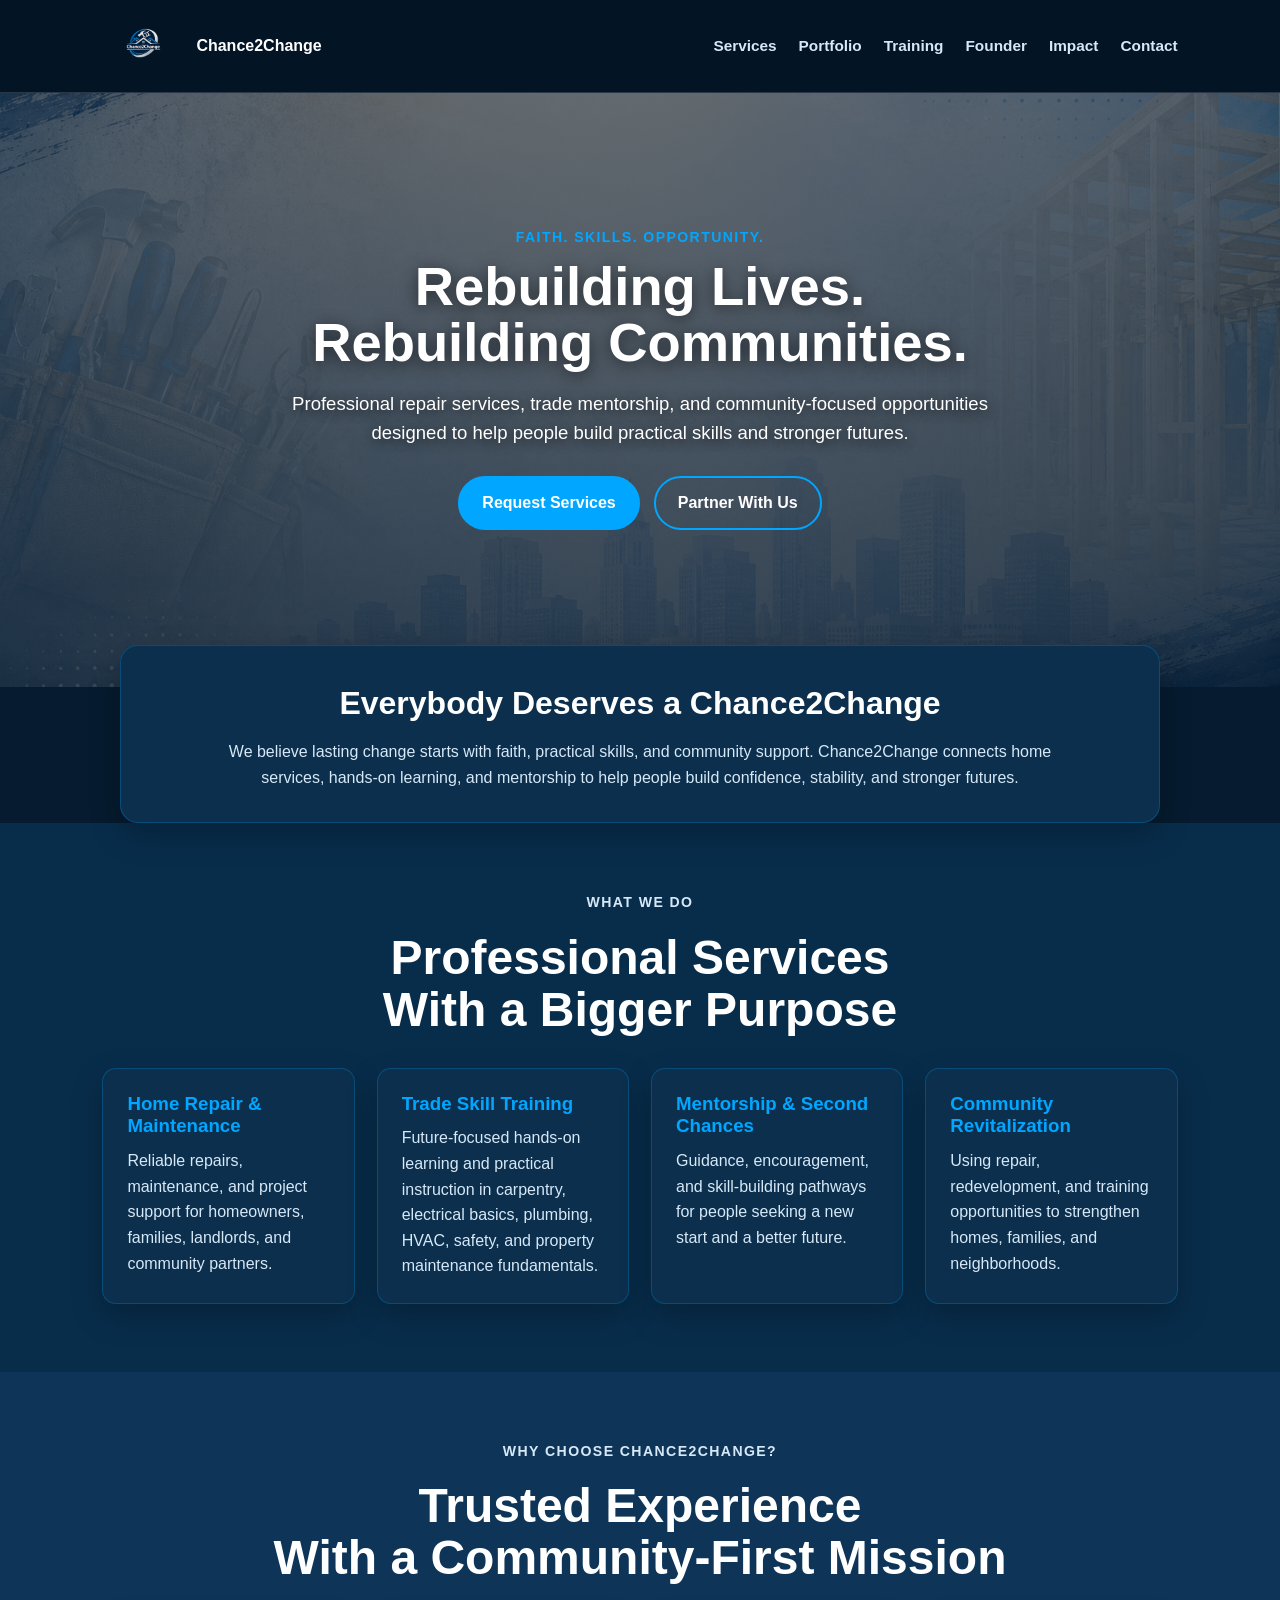
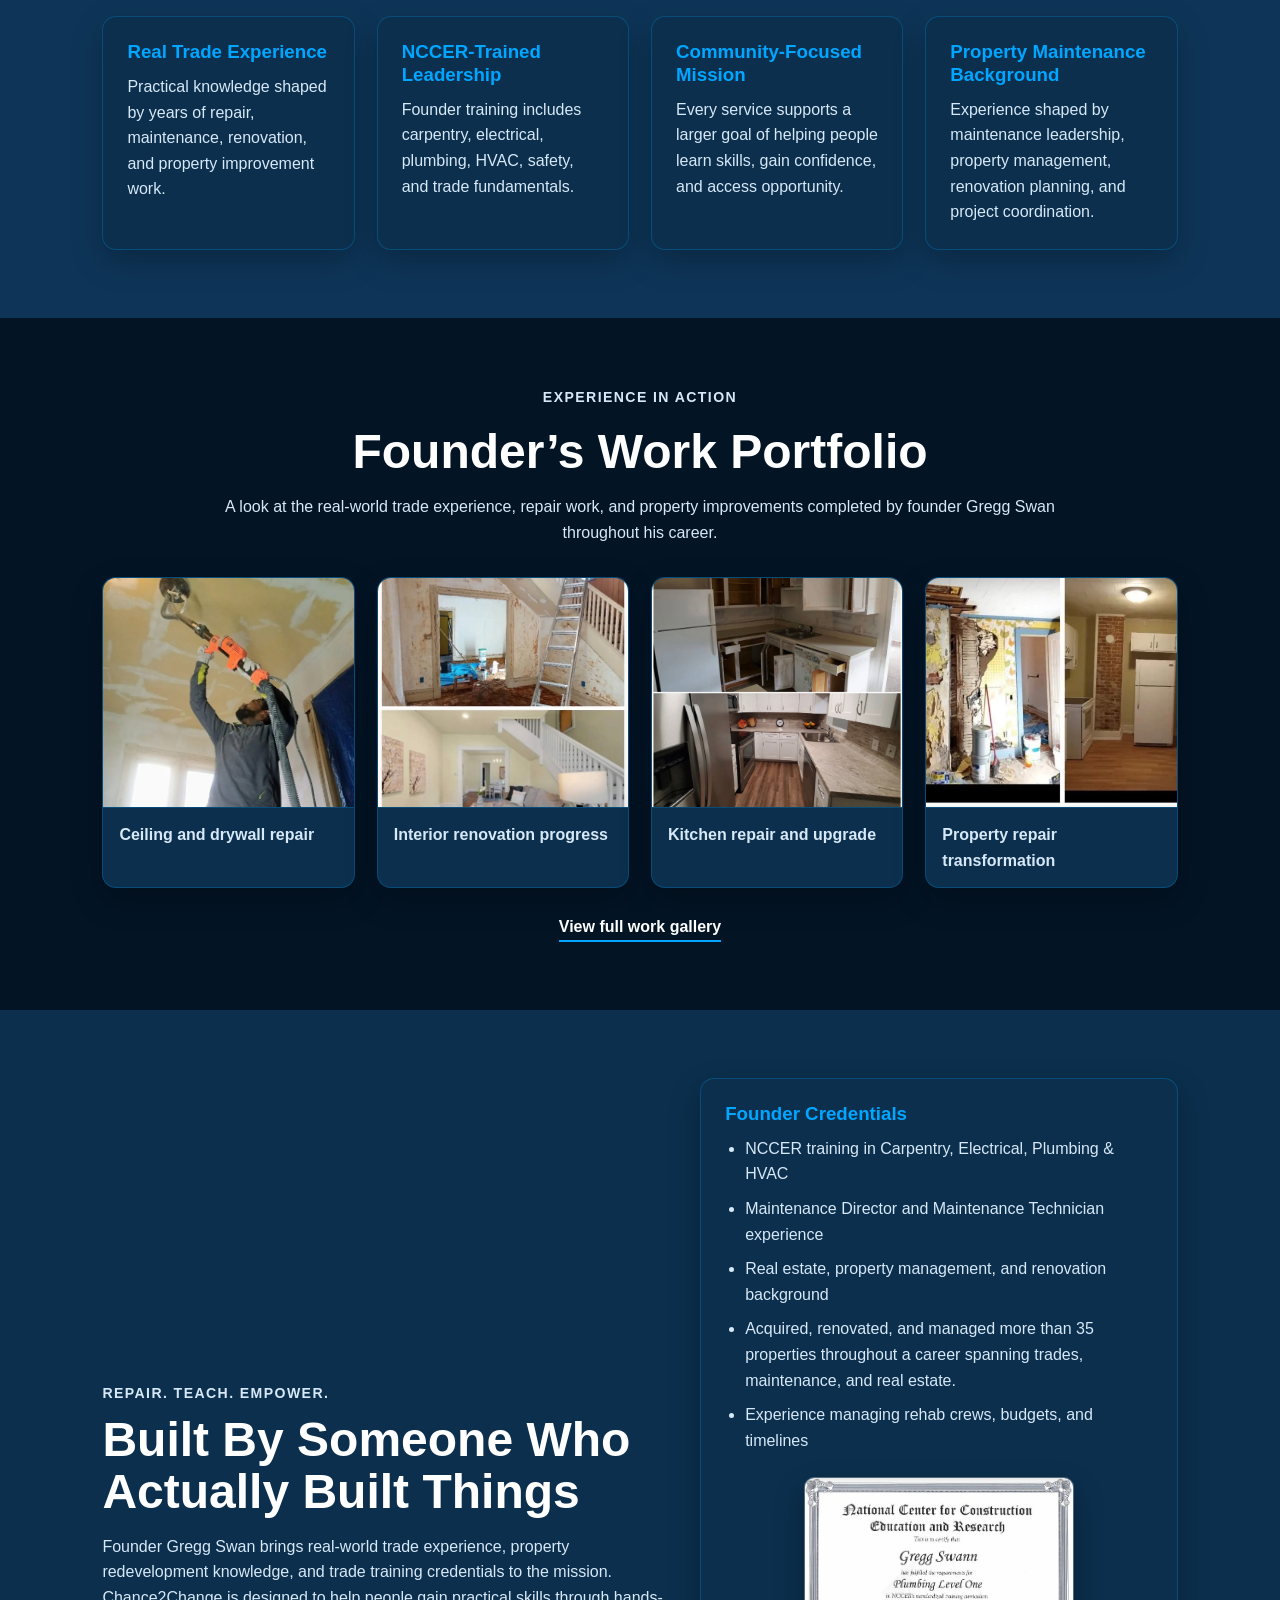
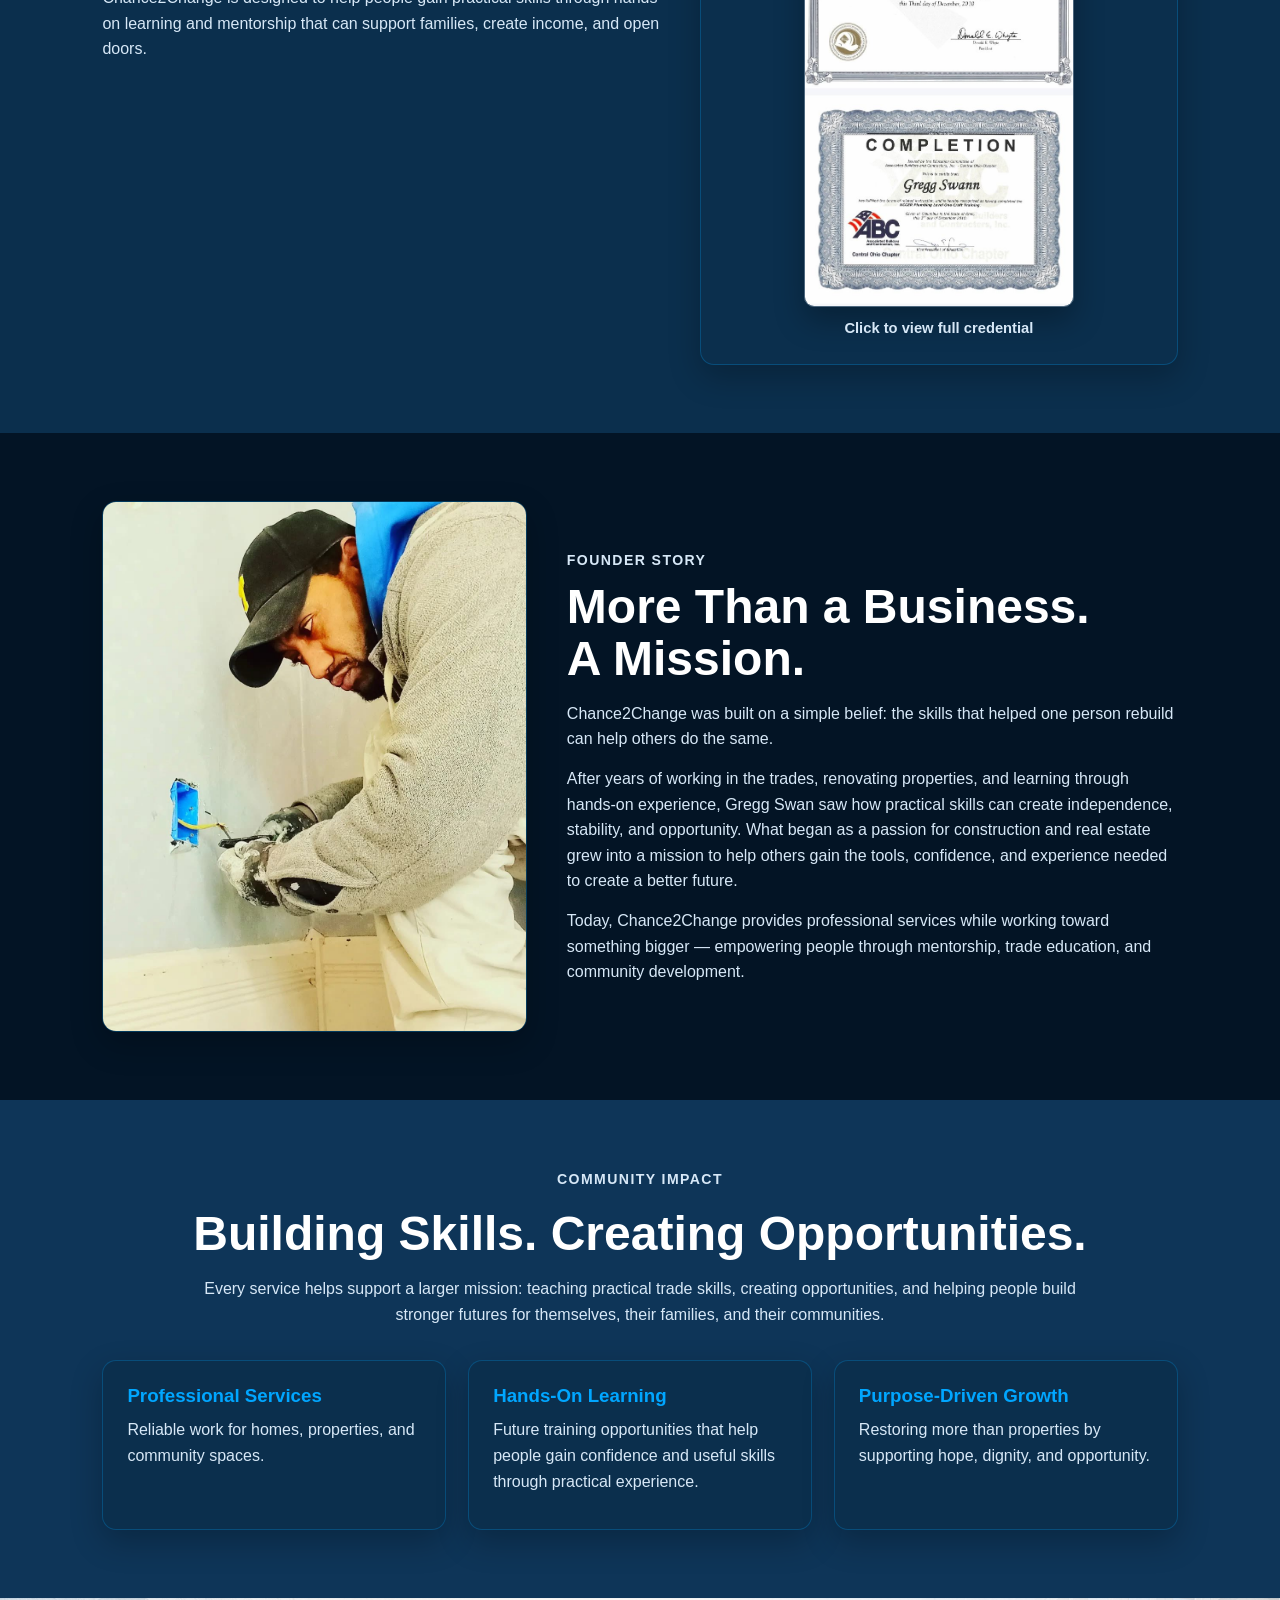
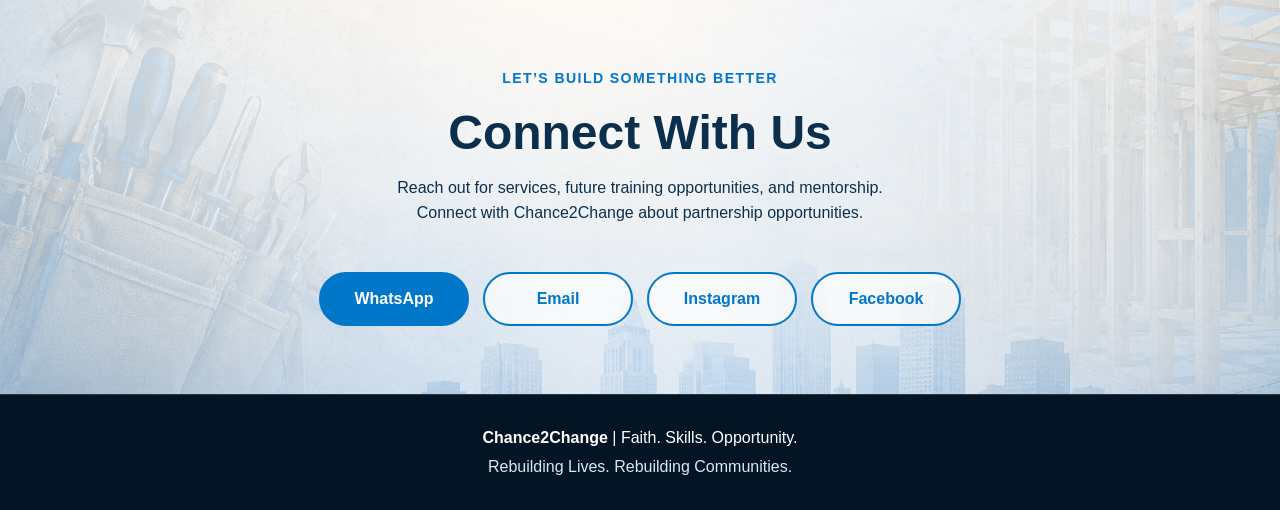
<file: index.html>
<!DOCTYPE html>
<html lang="en">
<head>
  <meta charset="UTF-8" />
  <meta name="viewport" content="width=device-width, initial-scale=1.0" />
  <title>Chance2Change | Rebuilding Lives. Rebuilding Communities.</title>
  <meta name="description" content="Chance2Change provides professional home services while empowering people through trade skills, mentorship, and community development." />
  <link rel="icon" href="images/logo-new.png" />
  <link rel="stylesheet" href="style.css" />
</head>

<body>
  <header class="site-header">
    <a class="brand" href="#home" aria-label="Chance2Change home">
      <img src="images/logo-new.png" alt="Chance2Change logo" />
      <span>Chance2Change</span>
    </a>

    <nav aria-label="Main navigation">
      <a href="#services">Services</a>
      <a href="#work">Portfolio</a>
      <a href="#training">Training</a>
      <a href="#story">Founder</a>
      <a href="#impact">Impact</a>
      <a href="#contact">Contact</a>
    </nav>
  </header>

  <main>
    <section id="home" class="hero">
      <div class="hero-content">
        <p class="eyebrow">Faith. Skills. Opportunity.</p>
        <h1><span>Rebuilding Lives.</span><span>Rebuilding Communities.</span></h1>
        <p class="hero-text">
          Professional repair services, trade mentorship, and community-focused opportunities designed to help people build practical skills and stronger futures.
        </p>

        <div class="hero-buttons">
          <a class="btn primary" href="https://wa.me/16142662582" target="_blank" rel="noopener">Request Services</a>
          <a class="btn secondary" href="mailto:chance2changec2c@gmail.com?subject=Chance2Change%20Inquiry">Partner With Us</a>
        </div>
      </div>
    </section>

    <section class="mission-card" aria-labelledby="mission-heading">
      <h2 id="mission-heading">Everybody Deserves a Chance2Change</h2>
      <p>
        We believe lasting change starts with faith, practical skills, and community support. Chance2Change connects home services, hands-on learning, and mentorship to help people build confidence, stability, and stronger futures.
      </p>
    </section>

    <section id="services" class="section">
      <div class="section-heading">
        <p class="eyebrow">What we do</p>
        <h2 class="balanced-heading"><span>Professional Services</span><span>With a Bigger Purpose</span></h2>
      </div>

      <div class="cards compact-cards">
        <article>
          <h3>Home Repair & Maintenance</h3>
          <p>Reliable repairs, maintenance, and project support for homeowners, families, landlords, and community partners.</p>
        </article>

        <article>
          <h3>Trade Skill Training</h3>
          <p>Future-focused hands-on learning and practical instruction in carpentry, electrical basics, plumbing, HVAC, safety, and property maintenance fundamentals.</p>
        </article>

        <article>
          <h3>Mentorship & Second Chances</h3>
          <p>Guidance, encouragement, and skill-building pathways for people seeking a new start and a better future.</p>
        </article>

        <article>
          <h3>Community Revitalization</h3>
          <p>Using repair, redevelopment, and training opportunities to strengthen homes, families, and neighborhoods.</p>
        </article>
      </div>
    </section>

    <section class="section trust-section">
      <div class="section-heading">
        <p class="eyebrow">Why Choose Chance2Change?</p>
        <h2 class="balanced-heading trust-heading"><span>Trusted Experience</span><span>With a Community-First Mission</span></h2>
      </div>

      <div class="cards trust-cards">
        <article>
          <h3>Real Trade Experience</h3>
          <p>Practical knowledge shaped by years of repair, maintenance, renovation, and property improvement work.</p>
        </article>

        <article>
          <h3>NCCER-Trained Leadership</h3>
          <p>Founder training includes carpentry, electrical, plumbing, HVAC, safety, and trade fundamentals.</p>
        </article>

        <article>
          <h3>Community-Focused Mission</h3>
          <p>Every service supports a larger goal of helping people learn skills, gain confidence, and access opportunity.</p>
        </article>

        <article>
          <h3>Property Maintenance Background</h3>
          <p>Experience shaped by maintenance leadership, property management, renovation planning, and project coordination.</p>
        </article>
      </div>
    </section>

    <section id="work" class="section dark-section">
      <div class="section-heading">
        <p class="eyebrow">Experience in Action</p>
        <h2>Founder’s Work Portfolio</h2>
        <p>
          A look at the real-world trade experience, repair work, and property improvements completed by founder Gregg Swan throughout his career.
        </p>
      </div>

      <div class="featured-gallery" aria-label="Featured work portfolio">
        <figure>
          <img src="images/IMG_7921.JPG" alt="Gregg Swan completing ceiling repair work" />
          <figcaption>Ceiling and drywall repair</figcaption>
        </figure>
        <figure>
          <img src="images/IMG_7933.jpg" alt="Interior renovation before and after view" />
          <figcaption>Interior renovation progress</figcaption>
        </figure>
        <figure>
          <img src="images/IMG_7934.jpg" alt="Kitchen improvement before and after view" />
          <figcaption>Kitchen repair and upgrade</figcaption>
        </figure>
        <figure>
          <img src="images/IMG_7937.jpg" alt="Property repair before and after view" />
          <figcaption>Property repair transformation</figcaption>
        </figure>
      </div>

      <a class="text-link" href="gallery.html">View full work gallery</a>
    </section>

    <section id="training" class="split-section">
      <div class="split-copy">
        <p class="eyebrow">Repair. Teach. Empower.</p>
        <h2 class="split-heading"><span>Built By Someone Who</span><span>Actually Built Things</span></h2>
        <p>
          Founder Gregg Swan brings real-world trade experience, property redevelopment knowledge, and trade training credentials to the mission. Chance2Change is designed to help people gain practical skills through hands-on learning and mentorship that can support families, create income, and open doors.
        </p>
      </div>

      <div class="credential-box">
        <h3>Founder Credentials</h3>

        <ul>
          <li>NCCER training in Carpentry, Electrical, Plumbing & HVAC</li>
          <li>Maintenance Director and Maintenance Technician experience</li>
          <li>Real estate, property management, and renovation background</li>
          <li>Acquired, renovated, and managed more than 35 properties throughout a career spanning trades, maintenance, and real estate.</li>
          <li>Experience managing rehab crews, budgets, and timelines</li>
        </ul>

        <a class="certificate-proof" href="images/50bf7ff550904d951df534fcf44e07df.jpg" target="_blank" rel="noopener" aria-label="Open Gregg Swan certificate">
          <img src="images/50bf7ff550904d951df534fcf44e07df.jpg" alt="Gregg Swan certificate" />
          <span>Click to view full credential</span>
        </a>
      </div>
    </section>

    <section id="story" class="founder-section dark-section">
      <div class="founder-image">
        <img src="images/IMG_7919.JPG" alt="Founder Gregg Swan completing hands-on repair work" />
      </div>

      <div class="founder-copy">
        <p class="eyebrow">Founder Story</p>
        <h2 class="founder-story-title"><span>More Than a Business.</span><span>A Mission.</span></h2>
        <p>
          Chance2Change was built on a simple belief: the skills that helped one person rebuild can help others do the same.
        </p>
        <p>
          After years of working in the trades, renovating properties, and learning through hands-on experience, Gregg Swan saw how practical skills can create independence, stability, and opportunity. What began as a passion for construction and real estate grew into a mission to help others gain the tools, confidence, and experience needed to create a better future.
        </p>
        <p>
          Today, Chance2Change provides professional services while working toward something bigger — empowering people through mentorship, trade education, and community development.
        </p>
      </div>
    </section>

    <section id="impact" class="section impact-section">
      <div class="section-heading">
        <p class="eyebrow">Community Impact</p>
        <h2>Building Skills. Creating Opportunities.</h2>
        <p>
          Every service helps support a larger mission: teaching practical trade skills, creating opportunities, and helping people build stronger futures for themselves, their families, and their communities.
        </p>
      </div>

      <div class="impact-points">
        <article>
          <h3>Professional Services</h3>
          <p>Reliable work for homes, properties, and community spaces.</p>
        </article>

        <article>
          <h3>Hands-On Learning</h3>
          <p>Future training opportunities that help people gain confidence and useful skills through practical experience.</p>
        </article>

        <article>
          <h3>Purpose-Driven Growth</h3>
          <p>Restoring more than properties by supporting hope, dignity, and opportunity.</p>
        </article>
      </div>
    </section>

    <section id="contact" class="section contact-section bottom-banner">
      <div class="section-heading">
        <p class="eyebrow">Let’s build something better</p>
        <h2>Connect With Us</h2>
        <p class="contact-copy">
          <span>Reach out for services, future training opportunities, and mentorship.</span>
          <span>Connect with Chance2Change about partnership opportunities.</span>
        </p>
      </div>

      <div class="contact-buttons">
        <a class="btn primary" href="https://wa.me/16142662582" target="_blank" rel="noopener">WhatsApp</a>
        <a class="btn secondary" href="mailto:chance2changec2c@gmail.com">Email</a>
        <a class="btn secondary" href="https://www.instagram.com/chance2.change/" target="_blank" rel="noopener">Instagram</a>
        <a class="btn secondary" href="https://www.facebook.com/search/top?q=Chance2Change" target="_blank" rel="noopener">Facebook</a>
      </div>
    </section>
  </main>

  <footer>
    <p><strong>Chance2Change</strong> | Faith. Skills. Opportunity.</p>
    <p>Rebuilding Lives. Rebuilding Communities.</p>
  </footer>
</body>
</html>
</file>
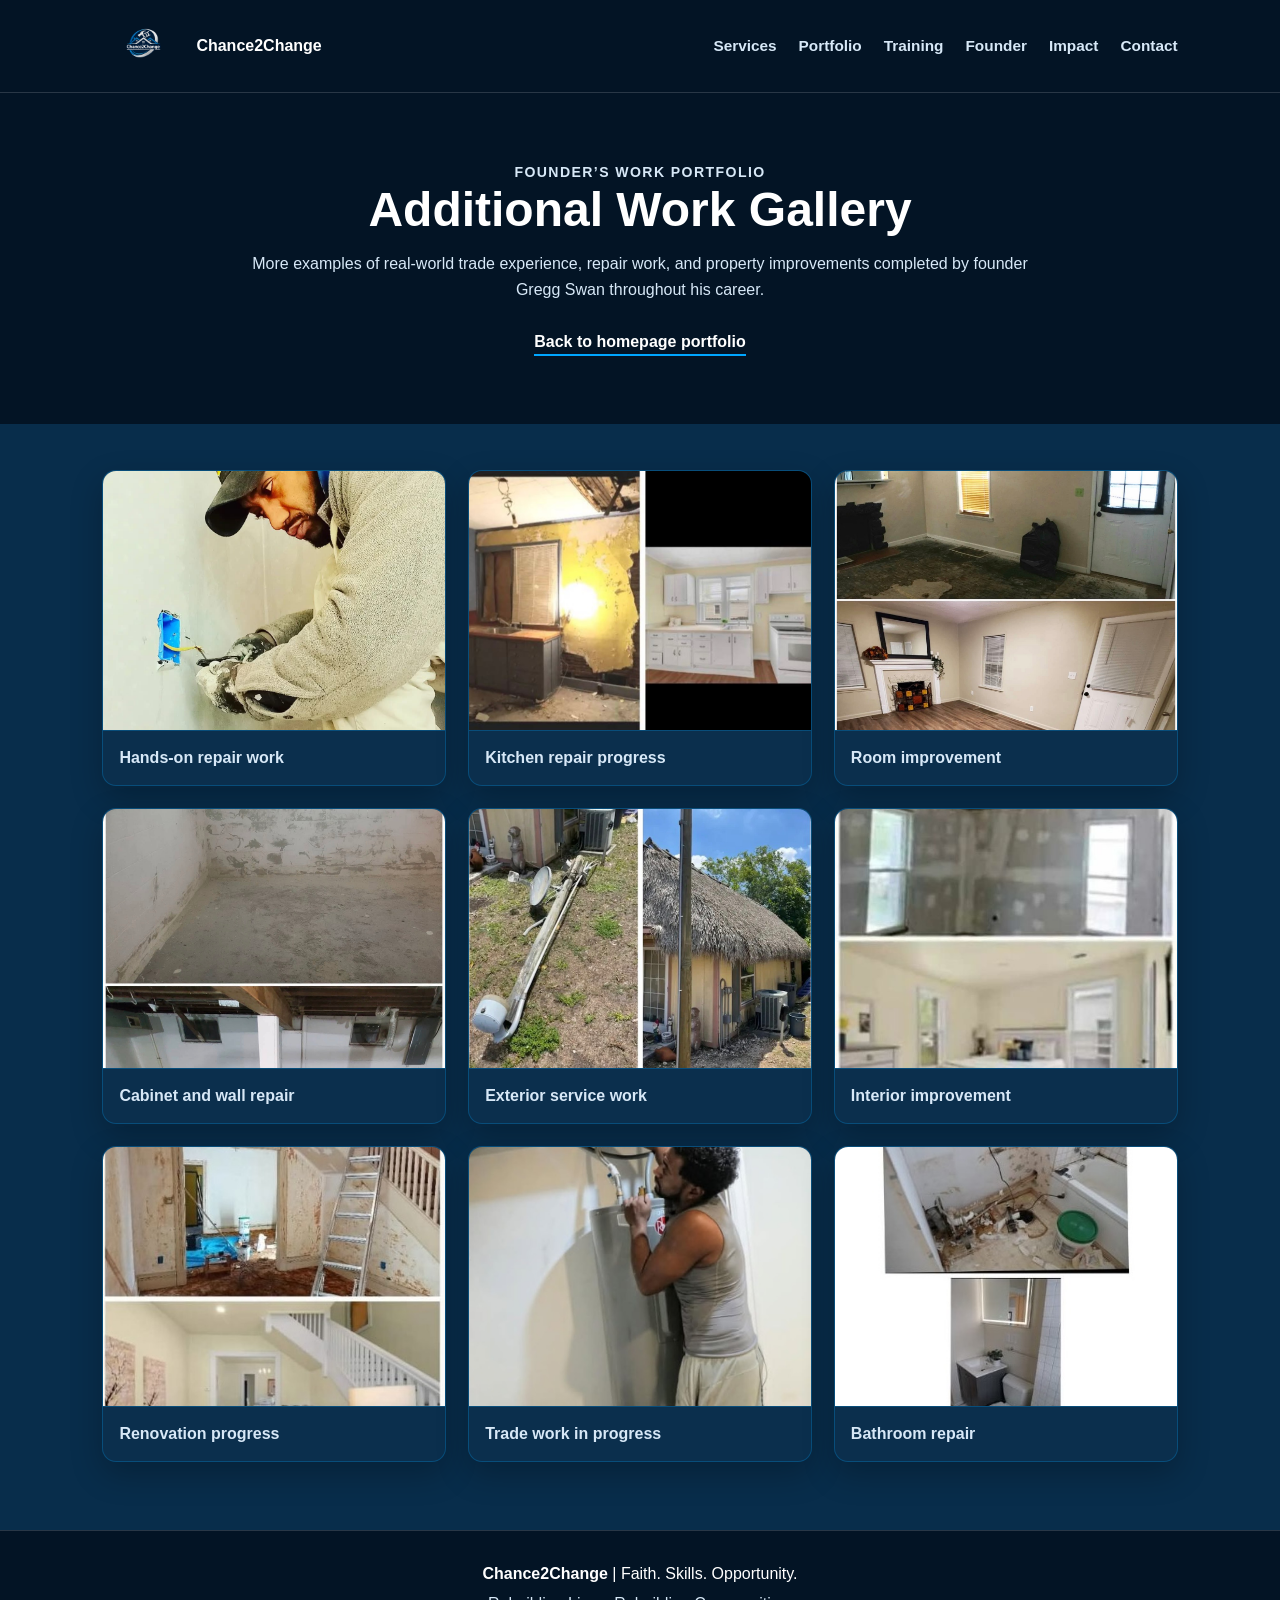
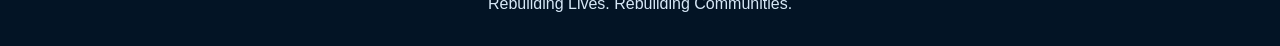
<file: gallery.html>
<!DOCTYPE html>
<html lang="en">
<head>
  <meta charset="UTF-8" />
  <meta name="viewport" content="width=device-width, initial-scale=1.0" />
  <title>Founder’s Work Gallery | Chance2Change</title>
  <meta name="description" content="Additional Chance2Change founder portfolio images showing repair work, property improvements, and trade experience." />
  <link rel="icon" href="images/logo-new.png" />
  <link rel="stylesheet" href="style.css" />
</head>

<body>
  <header class="site-header">
    <a class="brand" href="index.html#home" aria-label="Chance2Change home">
      <img src="images/logo-new.png" alt="Chance2Change logo" />
      <span>Chance2Change</span>
    </a>

    <nav aria-label="Main navigation">
      <a href="index.html#services">Services</a>
      <a href="index.html#work">Portfolio</a>
      <a href="index.html#training">Training</a>
      <a href="index.html#story">Founder</a>
      <a href="index.html#impact">Impact</a>
      <a href="index.html#contact">Contact</a>
    </nav>
  </header>

  <main>
    <section class="page-intro dark-section">
      <p class="eyebrow">Founder’s Work Portfolio</p>
      <h1>Additional Work Gallery</h1>
      <p>
        More examples of real-world trade experience, repair work, and property improvements completed by founder Gregg Swan throughout his career.
      </p>
      <a class="text-link" href="index.html#work">Back to homepage portfolio</a>
    </section>

    <section class="section gallery-page">
      <div class="gallery-grid">
        <figure>
          <img src="images/IMG_7919.JPG" alt="Gregg Swan completing repair work" />
          <figcaption>Hands-on repair work</figcaption>
        </figure>
        <figure>
          <img src="images/IMG_7932.jpg" alt="Kitchen repair before and after view" />
          <figcaption>Kitchen repair progress</figcaption>
        </figure>
        <figure>
          <img src="images/IMG_7935.jpg" alt="Room improvement before and after view" />
          <figcaption>Room improvement</figcaption>
        </figure>
        <figure>
          <img src="images/IMG_7936.jpg" alt="Cabinet repair before and after view" />
          <figcaption>Cabinet and wall repair</figcaption>
        </figure>
        <figure>
          <img src="images/IMG_7938.jpg" alt="Exterior equipment and property service work" />
          <figcaption>Exterior service work</figcaption>
        </figure>
        <figure>
          <img src="images/1b58937cdfa539bd564c0c76c98b4d6d.jpg" alt="Interior improvement before and after view" />
          <figcaption>Interior improvement</figcaption>
        </figure>
        <figure>
          <img src="images/ea429c456ae39519ff7827e4b1f63494.jpg" alt="Interior renovation before and after view" />
          <figcaption>Renovation progress</figcaption>
        </figure>
        <figure>
          <img src="images/dd6e1407db4171be380d35564a8274e9.jpg" alt="Gregg Swan completing trade work" />
          <figcaption>Trade work in progress</figcaption>
        </figure>
        <figure>
          <img src="images/5490441aa0926316fe2a8c0b14a87db2.jpg" alt="Bathroom repair before and after view" />
          <figcaption>Bathroom repair</figcaption>
        </figure>
      </div>
    </section>
  </main>

  <footer>
    <p><strong>Chance2Change</strong> | Faith. Skills. Opportunity.</p>
    <p>Rebuilding Lives. Rebuilding Communities.</p>
  </footer>
</body>
</html>
</file>
<file: style.css>
* {
  margin: 0;
  padding: 0;
  box-sizing: border-box;
}

:root {
  --navy: #031425;
  --deep-blue: #061b2f;
  --section-blue: #082d4b;
  --panel-blue: #0b2f4d;
  --accent: #00a6ff;
  --text: #ffffff;
  --muted: #d7e8f7;
  --line: rgba(0, 166, 255, 0.25);
  --shadow: 0 12px 32px rgba(0, 0, 0, 0.24);
}

html {
  scroll-behavior: smooth;
}

body {
  font-family: Arial, Helvetica, sans-serif;
  background: var(--deep-blue);
  color: var(--text);
  line-height: 1.6;
}

img {
  display: block;
  max-width: 100%;
}

a {
  color: inherit;
}

.site-header {
  position: sticky;
  top: 0;
  z-index: 1000;
  background: var(--navy);
  border-bottom: 1px solid rgba(255, 255, 255, 0.15);
  padding: 14px 8%;
  display: flex;
  justify-content: space-between;
  align-items: center;
  gap: 24px;
}

.brand {
  color: var(--text);
  text-decoration: none;
  display: flex;
  align-items: center;
  gap: 12px;
  font-weight: 800;
  flex: 0 0 auto;
}

.brand img {
  width: 82px;
  height: 64px;
  object-fit: contain;
  border-radius: 6px;
}

.site-header nav {
  display: flex;
  gap: 22px;
  flex-wrap: wrap;
  justify-content: flex-end;
}

.site-header nav a {
  color: var(--muted);
  text-decoration: none;
  font-weight: 700;
  font-size: 0.96rem;
}

.site-header nav a:hover,
.site-header nav a:focus-visible {
  color: var(--accent);
}

.hero {
  min-height: 66vh;
  display: flex;
  align-items: center;
  justify-content: center;
  text-align: center;
  padding: 72px 8% 96px;
  background:
    linear-gradient(rgba(3, 20, 37, 0.62), rgba(3, 20, 37, 0.78)),
    url("images/banner.png");
  background-size: cover;
  background-position: center;
}

.hero-content {
  max-width: 980px;
}

.eyebrow {
  color: var(--accent);
  font-weight: 800;
  letter-spacing: 0.1em;
  text-transform: uppercase;
  margin-bottom: 10px;
  font-size: 0.88rem;
}

.hero h1 {
  font-size: clamp(2.25rem, 4.25vw, 3.65rem);
  line-height: 1.03;
  margin-bottom: 18px;
  text-shadow: 0 3px 16px rgba(0, 0, 0, 0.55);
}

.hero h1 span {
  display: block;
  white-space: nowrap;
}

.hero-text {
  color: var(--text);
  font-size: 1.16rem;
  max-width: 760px;
  margin: 0 auto 28px;
  text-shadow: 0 2px 12px rgba(0, 0, 0, 0.65);
}

.hero-buttons,
.contact-buttons {
  display: flex;
  justify-content: center;
  gap: 14px;
  flex-wrap: wrap;
}

.btn {
  display: inline-flex;
  align-items: center;
  justify-content: center;
  min-height: 48px;
  padding: 12px 22px;
  border-radius: 999px;
  text-decoration: none;
  font-weight: 800;
  transition: background-color 0.2s ease, color 0.2s ease, border-color 0.2s ease;
}

.btn.primary {
  background: var(--accent);
  color: var(--text);
  border: 2px solid var(--accent);
}

.btn.secondary {
  background: transparent;
  border: 2px solid var(--accent);
  color: var(--text);
}

.btn:hover,
.btn:focus-visible {
  background: var(--text);
  border-color: var(--text);
  color: var(--navy);
}

.mission-card {
  margin: -42px auto 0;
  width: min(1040px, 88%);
  background: var(--panel-blue);
  border: 1px solid var(--line);
  border-radius: 18px;
  padding: 32px;
  position: relative;
  z-index: 3;
  box-shadow: var(--shadow);
  text-align: center;
}

.mission-card h2 {
  font-size: clamp(1.55rem, 3vw, 2rem);
  margin-bottom: 10px;
}

.mission-card p {
  color: var(--muted);
  max-width: 850px;
  margin: 0 auto;
}

.section,
.split-section,
.founder-section,
.page-intro {
  padding: 68px 8%;
}

.section {
  text-align: center;
  background: var(--section-blue);
}

.dark-section {
  background: var(--navy);
}

.impact-section {
  background: #0e3558;
}

.section-heading {
  max-width: 900px;
  margin: 0 auto;
}

.section h2,
.split-section h2,
.founder-section h2,
.page-intro h1 {
  font-size: clamp(1.9rem, 4vw, 3rem);
  line-height: 1.08;
  margin-bottom: 16px;
}

.balanced-heading {
  max-width: 920px;
  margin-left: auto;
  margin-right: auto;
  font-size: clamp(2.35rem, 3.25vw, 3.35rem);
}

.trust-heading {
  max-width: 940px;
  font-size: clamp(2.2rem, 3vw, 3.15rem);
}

.balanced-heading span {
  display: block;
}

.founder-story-title span {
  display: block;
}

.split-heading span {
  display: block;
}

.section p,
.split-section p,
.founder-section p,
.page-intro p {
  color: var(--muted);
}

.section-heading p {
  margin: 0 auto 18px;
}

.cards,
.impact-points,
.featured-gallery,
.gallery-grid {
  display: grid;
  grid-template-columns: repeat(auto-fit, minmax(230px, 1fr));
  gap: 22px;
  margin-top: 32px;
}

.cards article,
.impact-points article,
.credential-box,
.featured-gallery figure,
.gallery-grid figure {
  background: var(--panel-blue);
  border: 1px solid var(--line);
  border-radius: 14px;
  box-shadow: var(--shadow);
}

.cards article,
.impact-points article,
.credential-box {
  padding: 24px;
}

.compact-cards article,
.trust-cards article,
.impact-points article {
  display: flex;
  min-height: 190px;
  flex-direction: column;
  justify-content: flex-start;
  text-align: left;
}

.cards h3,
.impact-points h3,
.credential-box h3 {
  color: var(--accent);
  margin-bottom: 10px;
  line-height: 1.22;
}

.cards p,
.impact-points p {
  margin: 0;
}

.trust-section {
  background: #0e3558;
}

.trust-cards {
  grid-template-columns: repeat(4, minmax(0, 1fr));
}

.trust-cards article {
  min-height: 175px;
}

.featured-gallery {
  grid-template-columns: repeat(4, minmax(0, 1fr));
}

.featured-gallery figure,
.gallery-grid figure {
  overflow: hidden;
}

.featured-gallery img,
.gallery-grid img {
  width: 100%;
  height: 230px;
  object-fit: cover;
  border-bottom: 1px solid var(--line);
}

.featured-gallery figcaption,
.gallery-grid figcaption {
  min-height: 54px;
  padding: 14px 16px;
  color: var(--muted);
  font-weight: 700;
  text-align: left;
}

.text-link {
  display: inline-block;
  margin-top: 26px;
  color: var(--text);
  font-weight: 800;
  text-decoration: none;
  border-bottom: 2px solid var(--accent);
}

.text-link:hover,
.text-link:focus-visible {
  color: var(--accent);
}

.split-section {
  display: grid;
  grid-template-columns: minmax(0, 1fr) minmax(320px, 0.85fr);
  gap: 36px;
  align-items: center;
  background: var(--panel-blue);
}

.split-copy {
  max-width: 720px;
}

.credential-box {
  text-align: left;
}

.credential-box ul {
  padding-left: 20px;
  color: var(--muted);
}

.credential-box li {
  margin-bottom: 9px;
}

.certificate-proof {
  display: block;
  margin-top: 24px;
  text-align: center;
  text-decoration: none;
}

.certificate-proof img {
  width: min(100%, 270px);
  margin: 0 auto;
  border-radius: 10px;
  box-shadow: 0 14px 30px rgba(0, 0, 0, 0.28);
  border: 1px solid rgba(255, 255, 255, 0.28);
}

.certificate-proof span {
  display: inline-block;
  margin-top: 10px;
  color: var(--muted);
  font-size: 0.92rem;
  font-weight: 700;
}

.founder-section {
  display: grid;
  grid-template-columns: minmax(260px, 0.82fr) minmax(0, 1.18fr);
  gap: 40px;
  align-items: center;
}

.founder-image img {
  width: 100%;
  aspect-ratio: 4 / 5;
  object-fit: cover;
  border-radius: 14px;
  border: 1px solid var(--line);
  box-shadow: var(--shadow);
}

.founder-copy {
  max-width: 840px;
}

.founder-copy p + p {
  margin-top: 14px;
}

.impact-points {
  align-items: stretch;
}

.impact-points article {
  min-height: 170px;
}

.contact-section .section-heading {
  margin-bottom: 28px;
}

.contact-buttons .btn {
  min-width: 150px;
}

.contact-section.bottom-banner {
  min-height: 360px;
  display: flex;
  flex-direction: column;
  justify-content: center;
  background:
    linear-gradient(rgba(255, 255, 255, 0.5), rgba(215, 232, 247, 0.34)),
    url("images/banner.png");
  background-size: cover;
  background-position: center;
  border-top: 1px solid rgba(255, 255, 255, 0.15);
}

.contact-section.bottom-banner h2,
.contact-section.bottom-banner p {
  color: #0b2f4d;
  text-shadow: 0 1px 8px rgba(255, 255, 255, 0.55);
}

.contact-section.bottom-banner .eyebrow {
  color: #0077c8;
  text-shadow: 0 1px 8px rgba(255, 255, 255, 0.55);
}

.contact-copy span {
  display: block;
}

.contact-section.bottom-banner .btn.primary {
  background: #0077c8;
  border-color: #0077c8;
  color: var(--text);
}

.contact-section.bottom-banner .btn.secondary {
  background: rgba(255, 255, 255, 0.7);
  border-color: #0077c8;
  color: #0077c8;
}

.contact-section.bottom-banner .btn:hover,
.contact-section.bottom-banner .btn:focus-visible {
  background: var(--accent);
  border-color: var(--accent);
  color: var(--text);
}

.page-intro {
  text-align: center;
}

.page-intro p {
  max-width: 820px;
  margin: 0 auto;
}

.gallery-page {
  padding-top: 46px;
}

.gallery-grid {
  grid-template-columns: repeat(3, minmax(0, 1fr));
  margin-top: 0;
}

.gallery-grid img {
  height: 260px;
}

footer {
  background: var(--navy);
  color: var(--text);
  text-align: center;
  padding: 30px 8%;
  border-top: 1px solid rgba(255, 255, 255, 0.15);
}

footer p + p {
  color: var(--muted);
  margin-top: 4px;
}

@media (max-width: 980px) {
  .site-header {
    flex-direction: column;
    gap: 12px;
  }

  .site-header nav {
    justify-content: center;
    gap: 14px 18px;
  }

  .featured-gallery,
  .gallery-grid,
  .trust-cards {
    grid-template-columns: repeat(2, minmax(0, 1fr));
  }

  .balanced-heading {
    font-size: clamp(1.9rem, 4vw, 3rem);
  }

  .trust-heading {
    font-size: clamp(1.8rem, 4vw, 2.75rem);
  }

  .split-section,
  .founder-section {
    grid-template-columns: 1fr;
  }

  .founder-image {
    max-width: 440px;
  }
}

@media (max-width: 640px) {
  .site-header {
    padding: 12px 5%;
  }

  .brand img {
    width: 70px;
    height: 54px;
  }

  .site-header nav {
    font-size: 0.9rem;
  }

  .hero {
    min-height: auto;
    padding: 56px 6% 76px;
  }

  .hero h1 span {
    white-space: normal;
  }

  .mission-card {
    margin-top: 0;
    width: 100%;
    border-radius: 0;
    padding: 28px 6%;
  }

  .section,
  .split-section,
  .founder-section,
  .page-intro {
    padding: 52px 6%;
  }

  .cards,
  .impact-points,
  .featured-gallery,
  .trust-cards,
  .gallery-grid {
    grid-template-columns: 1fr;
    gap: 18px;
  }

  .compact-cards article,
  .impact-points article {
    min-height: auto;
  }

  .featured-gallery img,
  .gallery-grid img {
    height: 220px;
  }

  .btn {
    width: 100%;
  }

  .contact-buttons {
    width: 100%;
  }

  .contact-buttons .btn {
    min-width: 0;
  }

  .contact-section.bottom-banner {
    min-height: 330px;
  }
}
</file>
